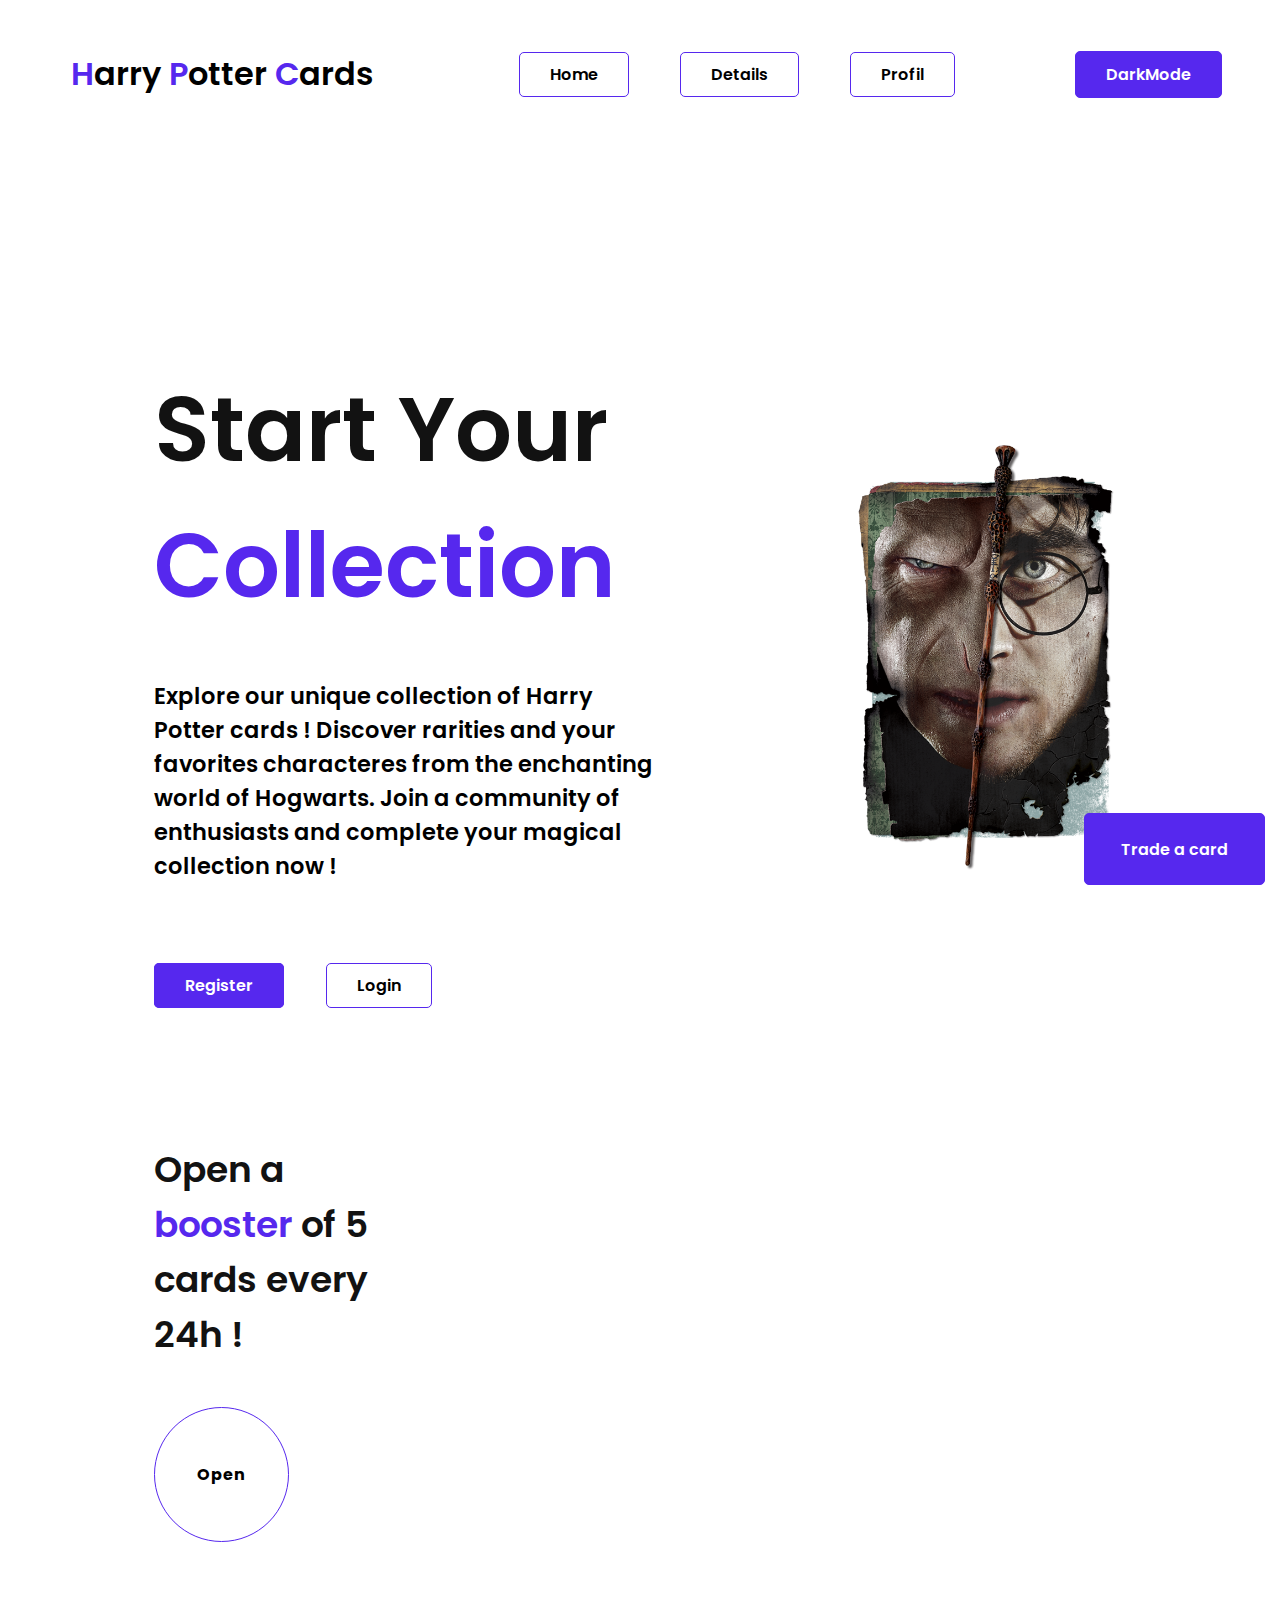
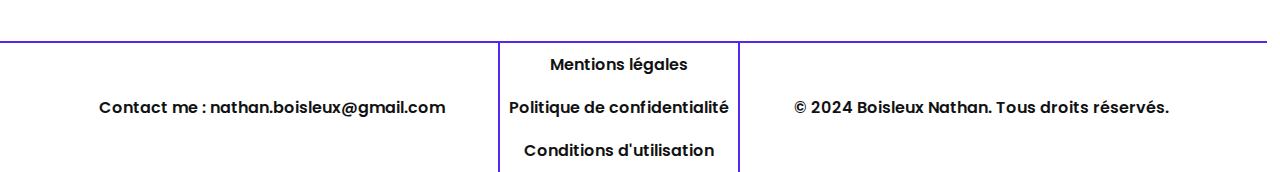
<file: index.html>
<!DOCTYPE html>
<html lang="fr">
  <head>
    <meta charset="UTF-8" />
    <meta name="viewport" content="width=device-width, initial-scale=1.0" />
    <title>Home</title>
    <link rel="stylesheet" href="./css/main.css" />
  </head>
  <body>
    <button id="open-modal-btn">Trade a card</button>

    <div id="modal">
      <div class="modal-content">
        <form action="#">
          <h2>Trade a <span>card</span> with someone</h2>
          <div class="form">
            <div class="reg-name-modal">
              <p>Email of the receiver</p>
              <input type="text" placeholder="Harry@gmail.com" />
            </div>
            <div class="reg-name-modal">
              <p>Name of the card</p>
              <input type="text" placeholder="Voldemort" />
            </div>
            <div class="reg-psw-modal">
              <p>Confirm with your password</p>
              <input type="password" placeholder=". . . . . . . . . . . ." />
            </div>
          </div>
          <input type="submit" value="Trade" />
        </form>
        <button id="close-modal-btn">Close</button>
      </div>
    </div>

    <header>
      <h2><span>H</span>arry <span>P</span>otter <span>C</span>ards</h2>
      <nav>
        <li>
          <a href="index.html">Home</a>
        </li>
        <li>
          <a href="details.html">Details</a>
        </li>
        <li>
          <a href="profil.html">Profil</a>
        </li>
      </nav>
      <button class="Darkmode">DarkMode</button>
    </header>

    <div id="mySidenav" class="sidenav">
      <a href="javascript:void(0)" class="closebtn" onclick="closeNav()"
        >&times;</a
      >
      <li>
        <a href="index.html">Home</a>
      </li>
      <li>
        <a href="details.html">Details</a>
      </li>
      <li>
        <a href="profil.html">Profil</a>
      </li>
      <button class="darkmode">DarkMode</button>
    </div>
    <svg
      onclick="openNav()"
      viewBox="0 0 30 30"
      fill="none"
      xmlns="http://www.w3.org/2000/svg"
      style="height: 13vh"
    >
      <g id="SVGRepo_bgCarrier" stroke-width="0"></g>
      <g
        id="SVGRepo_tracerCarrier"
        stroke-linecap="round"
        stroke-linejoin="round"
      ></g>
      <g id="SVGRepo_iconCarrier">
        <path
          d="M4 18H10"
          stroke="#ffffff"
          stroke-width="2"
          stroke-linecap="round"
        ></path>
        <path
          d="M4 12L16 12"
          stroke="#ffffff"
          stroke-width="2"
          stroke-linecap="round"
        ></path>
        <path
          d="M4 6L20 6"
          stroke="#ffffff"
          stroke-width="2"
          stroke-linecap="round"
        ></path>
      </g>
    </svg>
    <main id="home">
      <section>
        <h1>Start Your <br /><span>Collection</span></h1>
        <p>
          Explore our unique collection of Harry Potter cards ! Discover
          rarities and your favorites characteres from the enchanting world of
          Hogwarts. Join a community of enthusiasts and complete your magical
          collection now !
        </p>
        <div id="button">
          <a href="register.html">Register</a>
          <a href="login.html">Login</a>
        </div>
      </section>
      <img
        src="./img/home.png"
        alt="illustration-harry-potter-voldemort"
        id="hv"
      />
    </main>

    <section id="open-card">
      <div id="open">
        <h2>Open a <span>booster</span> of 5 cards every 24h !</h2>
        <button id="booster-btn" type="submit">Open</button>
      </div>

      <div id="booster-cards-container"></div>
    </section>

    <footer id="home-footer">
      <div class="footer-content">
        <p>Contact me : nathan.boisleux@gmail.com</p>
        <div class="legal-links">
          <a href="#">Mentions légales</a>
          <a href="#">Politique de confidentialité</a>
          <a href="#">Conditions d'utilisation</a>
        </div>
        <p>© 2024 Boisleux Nathan. Tous droits réservés.</p>
      </div>
    </footer>

    <script src="./js/modal.js"></script>
    <script src="./js/sidenav.js"></script>
    <script src="./js/open_booster.js"></script>
    <script src="./js/darkmode.js"></script>
  </body>
</html>
</file>
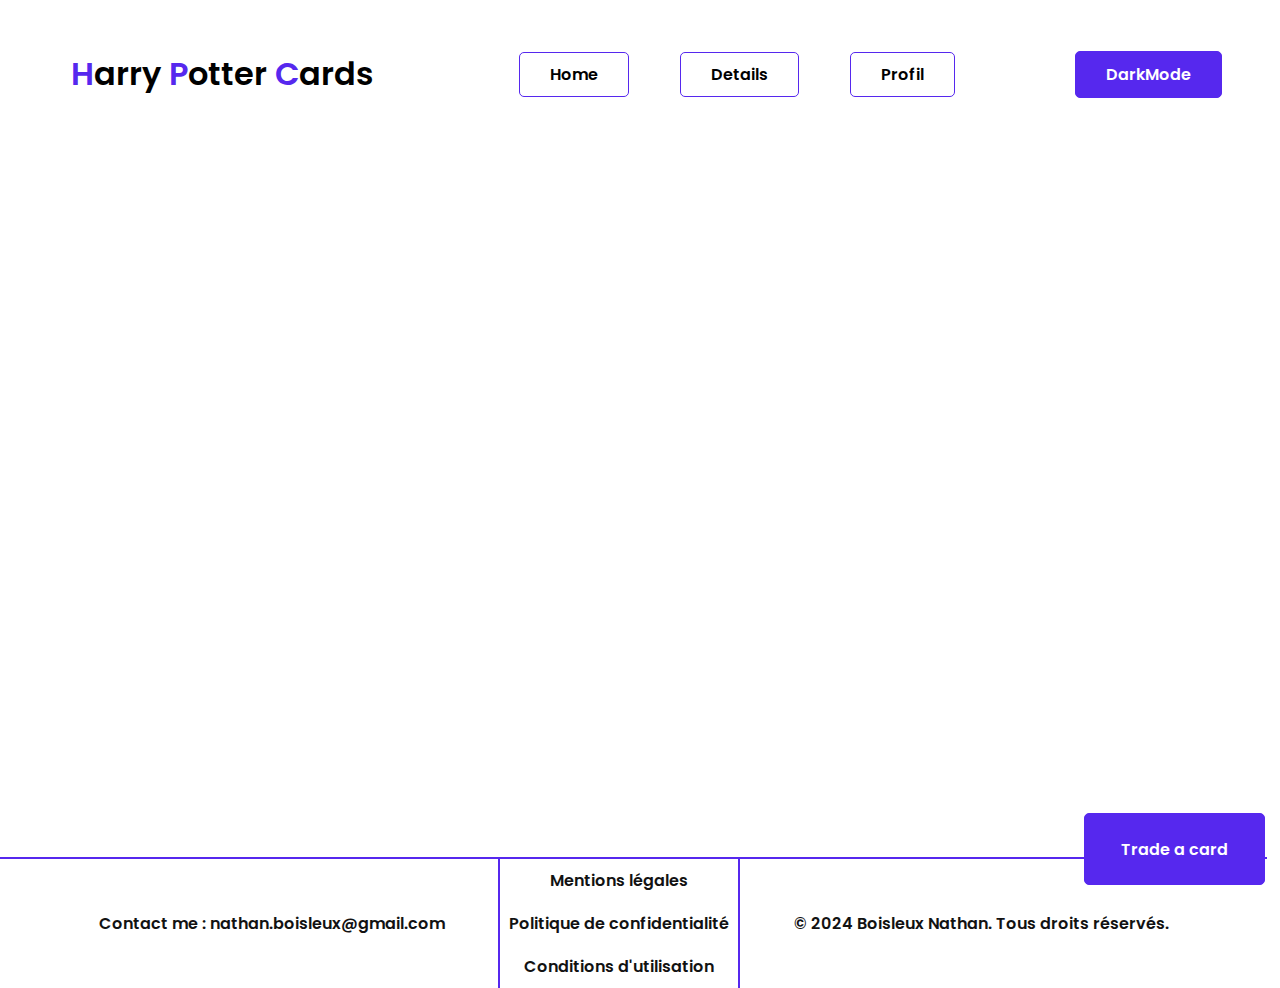
<file: card.html>
<!DOCTYPE html>
<html lang="fr">
  <head>
    <meta charset="UTF-8" />
    <meta name="viewport" content="width=device-width, initial-scale=1.0" />
    <title>Register</title>
    <link rel="stylesheet" href="./css/main.css" />
  </head>
  <body>
    <button id="open-modal-btn">Trade a card</button>

    <div id="modal">
      <div class="modal-content">
        <form action="#">
          <h2>Trade a <span>card</span> with someone</h2>
          <div class="form">
            <div class="reg-name-modal">
              <p>Email of the receiver</p>
              <input type="text" placeholder="Harry@gmail.com" />
            </div>
            <div class="reg-name-modal">
              <p>Name of the card</p>
              <input type="text" placeholder="Voldemort" />
            </div>
            <div class="reg-psw-modal">
              <p>Confirm with your password</p>
              <input type="password" placeholder=". . . . . . . . . . . ." />
            </div>
          </div>
          <input type="submit" value="Trade" />
        </form>
        <button id="close-modal-btn">Close</button>
      </div>
    </div>

    <header>
      <h2><span>H</span>arry <span>P</span>otter <span>C</span>ards</h2>
      <nav>
        <li>
          <a href="index.html">Home</a>
        </li>
        <li>
          <a href="details.html">Details</a>
        </li>
        <li>
          <a href="profil.html">Profil</a>
        </li>
      </nav>
      <button class="Darkmode">DarkMode</button>
    </header>

    <div id="mySidenav" class="sidenav">
      <a href="javascript:void(0)" class="closebtn" onclick="closeNav()"
        >&times;</a
      >
      <li>
        <a href="index.html">Home</a>
      </li>
      <li>
        <a href="details.html">Details</a>
      </li>
      <li>
        <a href="profil.html">Profil</a>
      </li>
      <button class="darkmode">DarkMode</button>
    </div>
    <svg
      onclick="openNav()"
      viewBox="0 0 30 30"
      fill="none"
      xmlns="http://www.w3.org/2000/svg"
      style="height: 13vh"
    >
      <g id="SVGRepo_bgCarrier" stroke-width="0"></g>
      <g
        id="SVGRepo_tracerCarrier"
        stroke-linecap="round"
        stroke-linejoin="round"
      ></g>
      <g id="SVGRepo_iconCarrier">
        <path
          d="M4 18H10"
          stroke="#ffffff"
          stroke-width="2"
          stroke-linecap="round"
        ></path>
        <path
          d="M4 12L16 12"
          stroke="#ffffff"
          stroke-width="2"
          stroke-linecap="round"
        ></path>
        <path
          d="M4 6L20 6"
          stroke="#ffffff"
          stroke-width="2"
          stroke-linecap="round"
        ></path>
      </g>
    </svg>

    <main id="card-view"></main>

    <footer>
      <div class="footer-content">
        <p>Contact me : nathan.boisleux@gmail.com</p>
        <div class="legal-links">
          <a href="#">Mentions légales</a>
          <a href="#">Politique de confidentialité</a>
          <a href="#">Conditions d'utilisation</a>
        </div>
        <p>© 2024 Boisleux Nathan. Tous droits réservés.</p>
      </div>
    </footer>

    <script src="./js/sidenav.js"></script>
    <script src="./js/single_hp_api.js"></script>
    <script src="./js/modal.js"></script>
    <script src="./js/darkmode.js"></script>
  </body>
</html>
</file>
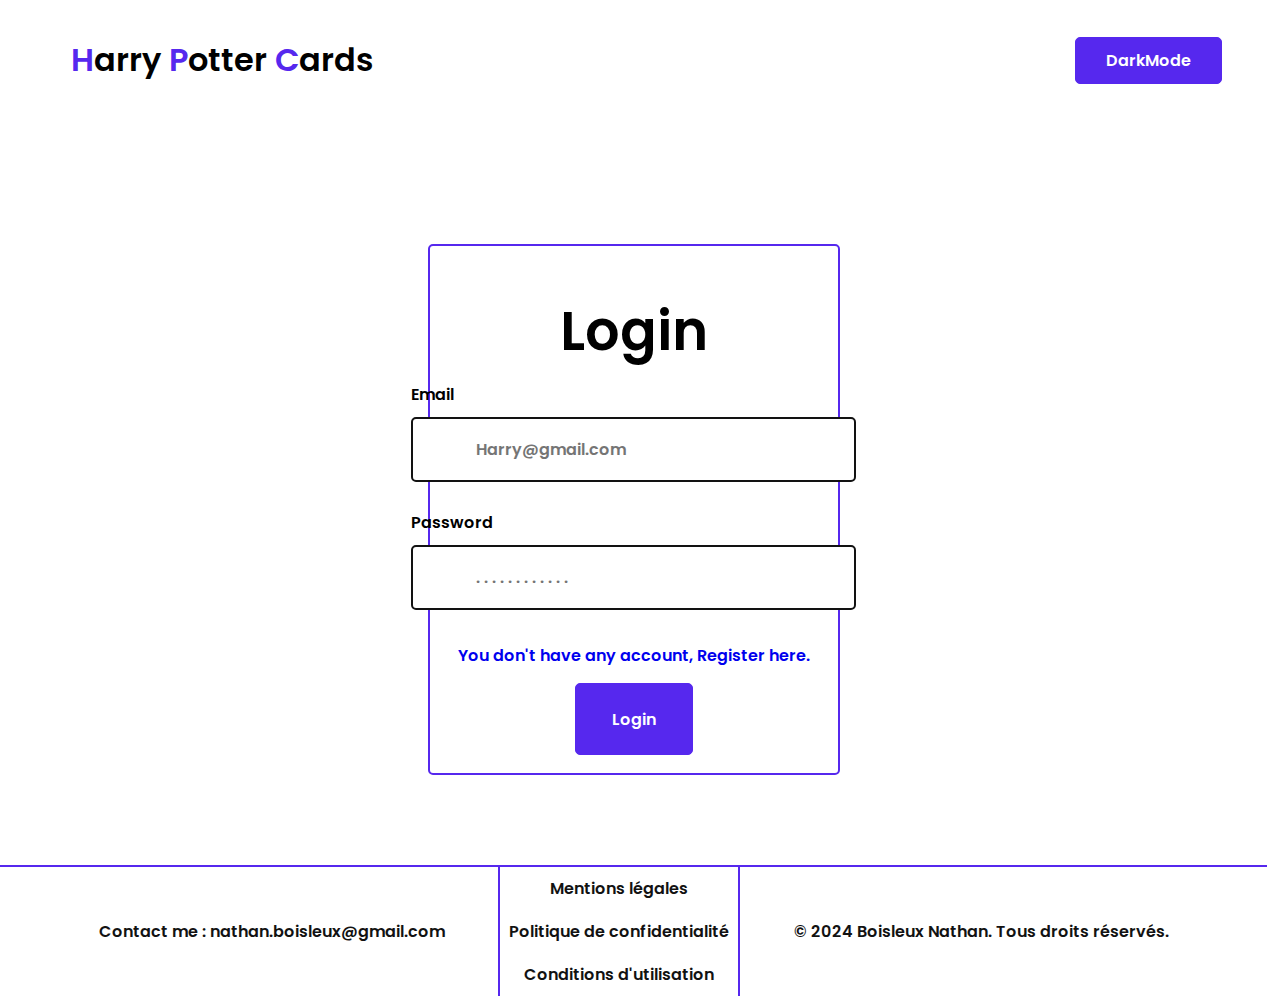
<file: login.html>
<!DOCTYPE html>
<html lang="fr">
  <head>
    <meta charset="UTF-8" />
    <meta name="viewport" content="width=device-width, initial-scale=1.0" />
    <title>Login</title>
    <link rel="stylesheet" href="./css/main.css" />
  </head>
  <body>
    <header>
      <h2><span>H</span>arry <span>P</span>otter <span>C</span>ards</h2>
      <button class="Darkmode">DarkMode</button>
    </header>

    <div id="mySidenav" class="sidenav">
      <a href="javascript:void(0)" class="closebtn" onclick="closeNav()"
        >&times;</a
      >
      <li>
        <a href="index.html">Home</a>
      </li>
      <li>
        <a href="details.html">Details</a>
      </li>
      <li>
        <a href="profil.html">Profil</a>
      </li>
      <button class="darkmode">DarkMode</button>
    </div>
    <svg
      onclick="openNav()"
      viewBox="0 0 30 30"
      fill="none"
      xmlns="http://www.w3.org/2000/svg"
      style="height: 13vh"
    >
      <g id="SVGRepo_bgCarrier" stroke-width="0"></g>
      <g
        id="SVGRepo_tracerCarrier"
        stroke-linecap="round"
        stroke-linejoin="round"
      ></g>
      <g id="SVGRepo_iconCarrier">
        <path
          d="M4 18H10"
          stroke="#ffffff"
          stroke-width="2"
          stroke-linecap="round"
        ></path>
        <path
          d="M4 12L16 12"
          stroke="#ffffff"
          stroke-width="2"
          stroke-linecap="round"
        ></path>
        <path
          d="M4 6L20 6"
          stroke="#ffffff"
          stroke-width="2"
          stroke-linecap="round"
        ></path>
      </g>
    </svg>
    <main id="register">
      <form method="POST" id="reg-form">
        <h2>Login</h2>
        <div class="form">
          <div class="reg-email">
            <p>Email</p>
            <input type="email" id="email" placeholder="Harry@gmail.com" />
          </div>
          <div class="reg-psw">
            <p>Password</p>
            <input
              type="password"
              id="password"
              placeholder=". . . . . . . . . . . ."
            />
          </div>
        </div>
        <a href="register.html">You don't have any account, Register here.</a>
        <input type="submit" value="Login" />
      </form>
    </main>

    <footer>
      <div class="footer-content">
        <p>Contact me : nathan.boisleux@gmail.com</p>
        <div class="legal-links">
          <a href="#">Mentions légales</a>
          <a href="#">Politique de confidentialité</a>
          <a href="#">Conditions d'utilisation</a>
        </div>
        <p>© 2024 Boisleux Nathan. Tous droits réservés.</p>
      </div>
    </footer>

    <script src="./js/sidenav.js"></script>
    <script src="./js/login.js"></script>
    <script src="./js/localstorage.js"></script>
    <script src="./js/darkmode.js"></script>
  </body>
</html>
</file>
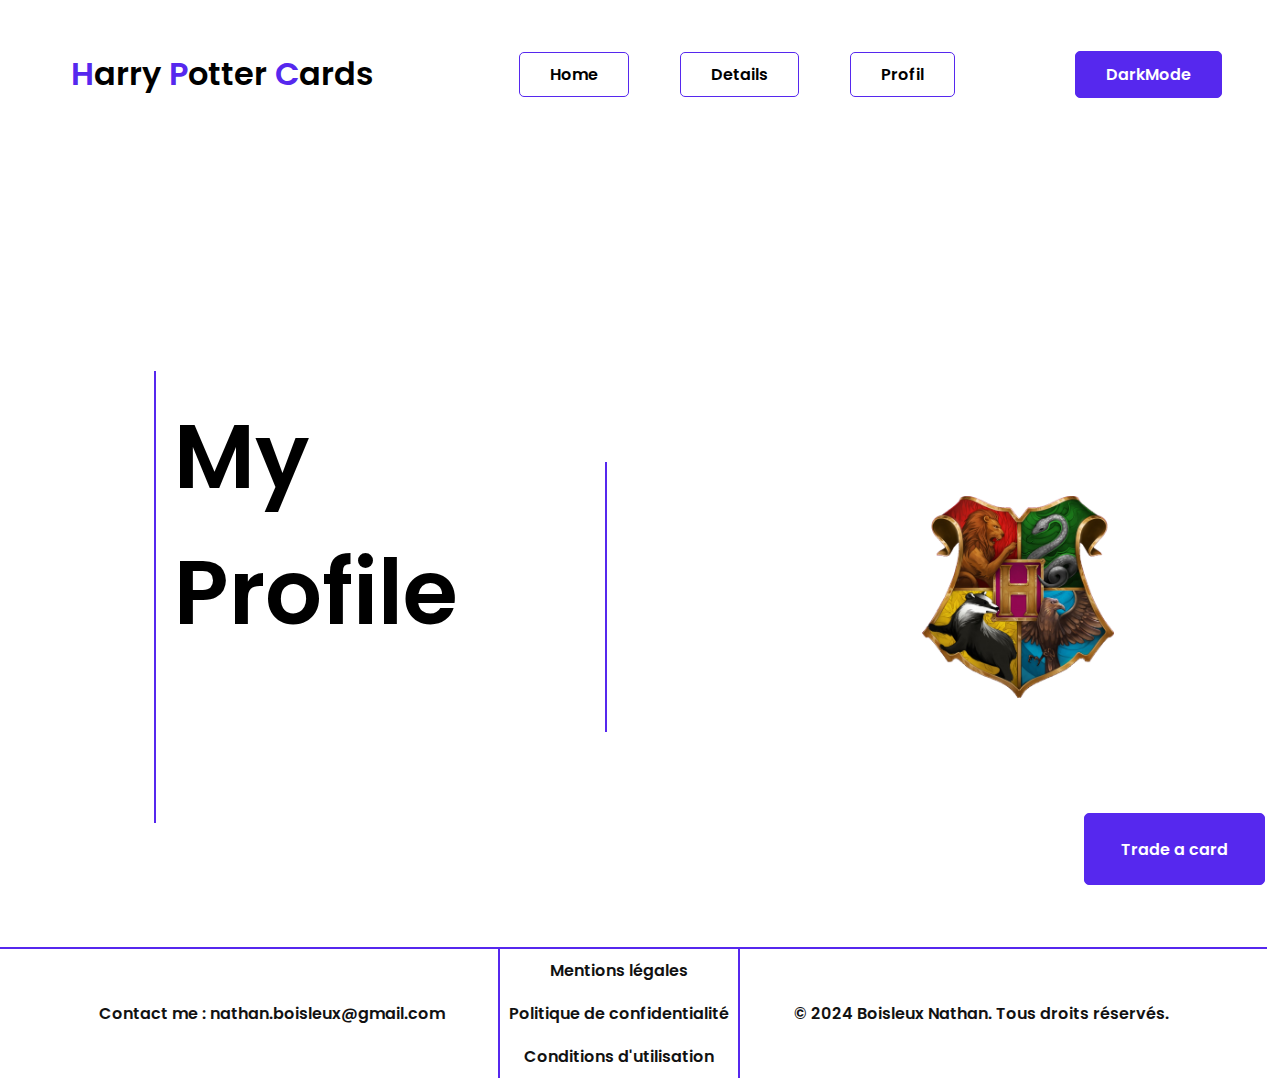
<file: profil.html>
<!DOCTYPE html>
<html lang="fr">
  <head>
    <meta charset="UTF-8" />
    <meta name="viewport" content="width=device-width, initial-scale=1.0" />
    <title>Profil</title>
    <link rel="stylesheet" href="./css/main.css" />
  </head>
  <body>
    <button id="open-modal-btn">Trade a card</button>

    <div id="modal">
      <div class="modal-content">
        <form action="#">
          <h2>Trade a <span>card</span> with someone</h2>
          <div class="form">
            <div class="reg-name-modal">
              <p>Email of the receiver</p>
              <input type="text" placeholder="Harry@gmail.com" />
            </div>
            <div class="reg-name-modal">
              <p>Name of the card</p>
              <input type="text" placeholder="Voldemort" />
            </div>
            <div class="reg-psw-modal">
              <p>Confirm with your password</p>
              <input type="password" placeholder=". . . . . . . . . . . ." />
            </div>
          </div>
          <input type="submit" value="Trade" />
        </form>
        <button id="close-modal-btn">Close</button>
      </div>
    </div>

    <header>
      <h2><span>H</span>arry <span>P</span>otter <span>C</span>ards</h2>
      <nav>
        <li>
          <a href="index.html">Home</a>
        </li>
        <li>
          <a href="details.html">Details</a>
        </li>
        <li>
          <a href="profil.html">Profil</a>
        </li>
        <!-- <li>
          <a href="register.html">Register</a>
        </li>
        <li>
          <a href="login.html">Login</a>
        </li> -->
      </nav>
      <button class="Darkmode">DarkMode</button>
    </header>

    <div id="mySidenav" class="sidenav">
      <a href="javascript:void(0)" class="closebtn" onclick="closeNav()"
        >&times;</a
      >
      <li>
        <a href="index.html">Home</a>
      </li>
      <li>
        <a href="details.html">Details</a>
      </li>
      <li>
        <a href="profil.html">Profil</a>
      </li>
      <button class="darkmode">DarkMode</button>
    </div>
    <svg
      onclick="openNav()"
      viewBox="0 0 30 30"
      fill="none"
      xmlns="http://www.w3.org/2000/svg"
      style="height: 13vh"
    >
      <g id="SVGRepo_bgCarrier" stroke-width="0"></g>
      <g
        id="SVGRepo_tracerCarrier"
        stroke-linecap="round"
        stroke-linejoin="round"
      ></g>
      <g id="SVGRepo_iconCarrier">
        <path
          d="M4 18H10"
          stroke="#ffffff"
          stroke-width="2"
          stroke-linecap="round"
        ></path>
        <path
          d="M4 12L16 12"
          stroke="#ffffff"
          stroke-width="2"
          stroke-linecap="round"
        ></path>
        <path
          d="M4 6L20 6"
          stroke="#ffffff"
          stroke-width="2"
          stroke-linecap="round"
        ></path>
      </g>
    </svg>
    <main id="profil">
      <div id="profile">
        <div id="infos">
          <h2 id="my-profile">My Profile</h2>
          <h2 id="pseudo"></h2>
          <h2 id="email"></h2>
        </div>

        <div id="stats"></div>
        <img src="img/maisons/ecussons.png" alt="house" />
      </div>
      <div class="collection" id="list-card"></div>
    </main>

    <footer>
      <div class="footer-content">
        <p>Contact me : nathan.boisleux@gmail.com</p>
        <div class="legal-links">
          <a href="#">Mentions légales</a>
          <a href="#">Politique de confidentialité</a>
          <a href="#">Conditions d'utilisation</a>
        </div>
        <p>© 2024 Boisleux Nathan. Tous droits réservés.</p>
      </div>
    </footer>

    <script src="./js/modal.js"></script>
    <script src="./js/sidenav.js"></script>
    <script src="./js/profil.js"></script>
    <script src="./js/darkmode.js"></script>
  </body>
</html>
</file>
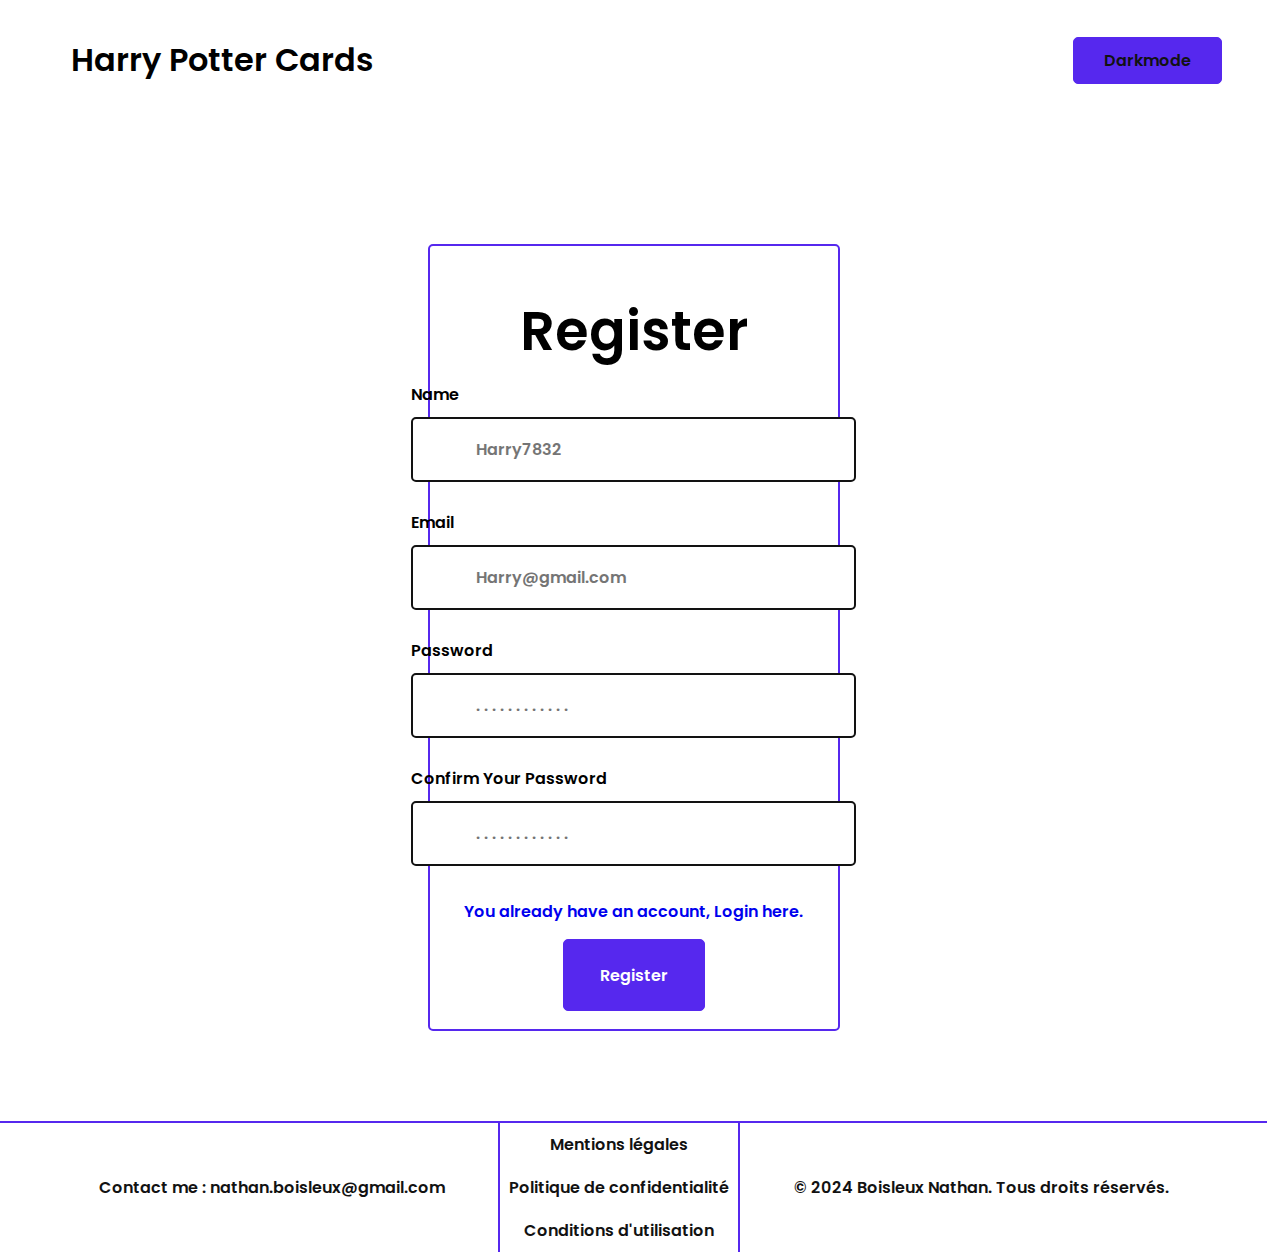
<file: register.html>
<!DOCTYPE html>
<html lang="fr">
  <head>
    <meta charset="UTF-8" />
    <meta name="viewport" content="width=device-width, initial-scale=1.0" />
    <title>Register</title>
    <link rel="stylesheet" href="./css/main.css" />
  </head>
  <body>
    <header>
      <h2>Harry Potter Cards</h2>
      <button class="darkmode">Darkmode</button>
    </header>

    <div id="mySidenav" class="sidenav">
      <a href="javascript:void(0)" class="closebtn" onclick="closeNav()"
        >&times;</a
      >
      <li>
        <a href="index.html">Home</a>
      </li>
      <li>
        <a href="details.html">Details</a>
      </li>
      <li>
        <a href="profil.html">Profil</a>
      </li>
      <button class="darkmode">DarkMode</button>
    </div>
    <svg
      onclick="openNav()"
      viewBox="0 0 30 30"
      fill="none"
      xmlns="http://www.w3.org/2000/svg"
      style="height: 13vh"
    >
      <g id="SVGRepo_bgCarrier" stroke-width="0"></g>
      <g
        id="SVGRepo_tracerCarrier"
        stroke-linecap="round"
        stroke-linejoin="round"
      ></g>
      <g id="SVGRepo_iconCarrier">
        <path
          d="M4 18H10"
          stroke="#ffffff"
          stroke-width="2"
          stroke-linecap="round"
        ></path>
        <path
          d="M4 12L16 12"
          stroke="#ffffff"
          stroke-width="2"
          stroke-linecap="round"
        ></path>
        <path
          d="M4 6L20 6"
          stroke="#ffffff"
          stroke-width="2"
          stroke-linecap="round"
        ></path>
      </g>
    </svg>

    <main id="register">
      <div class="message-error">
        <ul></ul>
      </div>
      <div class="message-success">
        <ul>
          <li>Formulaire envoyé</li>
        </ul>
      </div>
      <form method="POST" id="reg-form">
        <h2>Register</h2>
        <div class="form">
          <div class="reg-name">
            <p>Name</p>
            <input type="text" id="reg-name" placeholder="Harry7832" />
          </div>
          <div class="reg-email">
            <p>Email</p>
            <input type="email" id="reg-email" placeholder="Harry@gmail.com" />
          </div>
          <div class="reg-psw">
            <p>Password</p>
            <input
              type="password"
              id="reg-psw"
              placeholder=". . . . . . . . . . . ."
            />
          </div>
          <div class="reg-psw">
            <p>Confirm Your Password</p>
            <input
              type="password"
              id="reg-psw-verif"
              placeholder=". . . . . . . . . . . ."
            />
          </div>
        </div>
        <a href="login.html">You already have an account, Login here.</a>
        <input type="submit" value="Register" />
      </form>
    </main>

    <footer>
      <div class="footer-content">
        <p>Contact me : nathan.boisleux@gmail.com</p>
        <div class="legal-links">
          <a href="#">Mentions légales</a>
          <a href="#">Politique de confidentialité</a>
          <a href="#">Conditions d'utilisation</a>
        </div>
        <p>© 2024 Boisleux Nathan. Tous droits réservés.</p>
      </div>
    </footer>

    <script src="./js/sidenav.js"></script>
    <script src="./js/register.js"></script>
    <script src="./js/valid_form_register.js"></script>
    <script src="./js/darkmode.js"></script>
  </body>
</html>
</file>
<file: css/main.css>
/* @import url(./style.css); */
@import url(./variables.css);
@import url(./body.css);
@import url(./header.css);
@import url(./home-main.css);
@import url(./booster-openning.css);
@import url(./modal.css);
@import url(./filter.css);
@import url(./favorite.css);
@import url(./search.css);
@import url(./cards-collection.css);
@import url(./profile.css);
@import url(./single-card-infos.css);
@import url(./login.css);
@import url(./animations.css);
@import url(./responsive.css);
@import url(./footer.css);
* {
  margin: 0;
  padding: 0;
  box-sizing: border-box;
  list-style: none;
  text-decoration: none;
  font-size: var(--p);
  font-weight: 600;
  font-family: var(--font-f);
}
</file>
